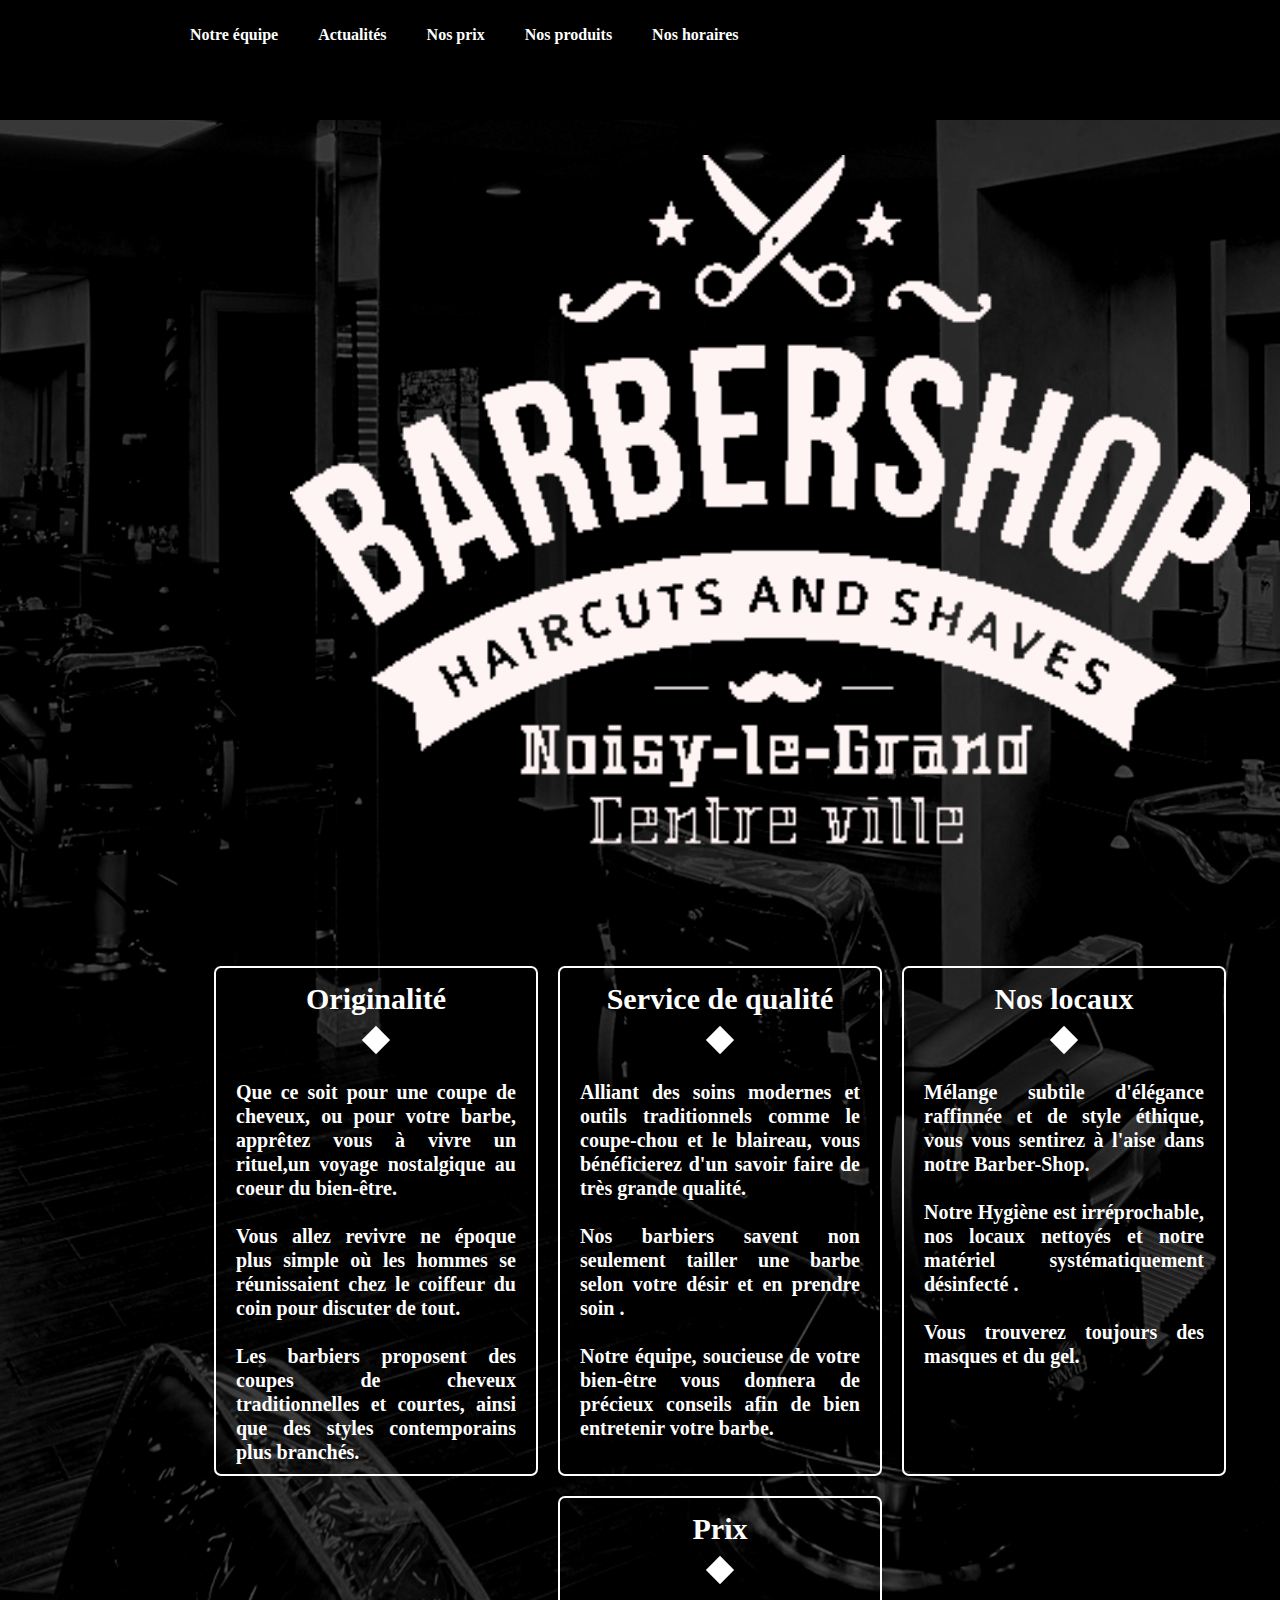
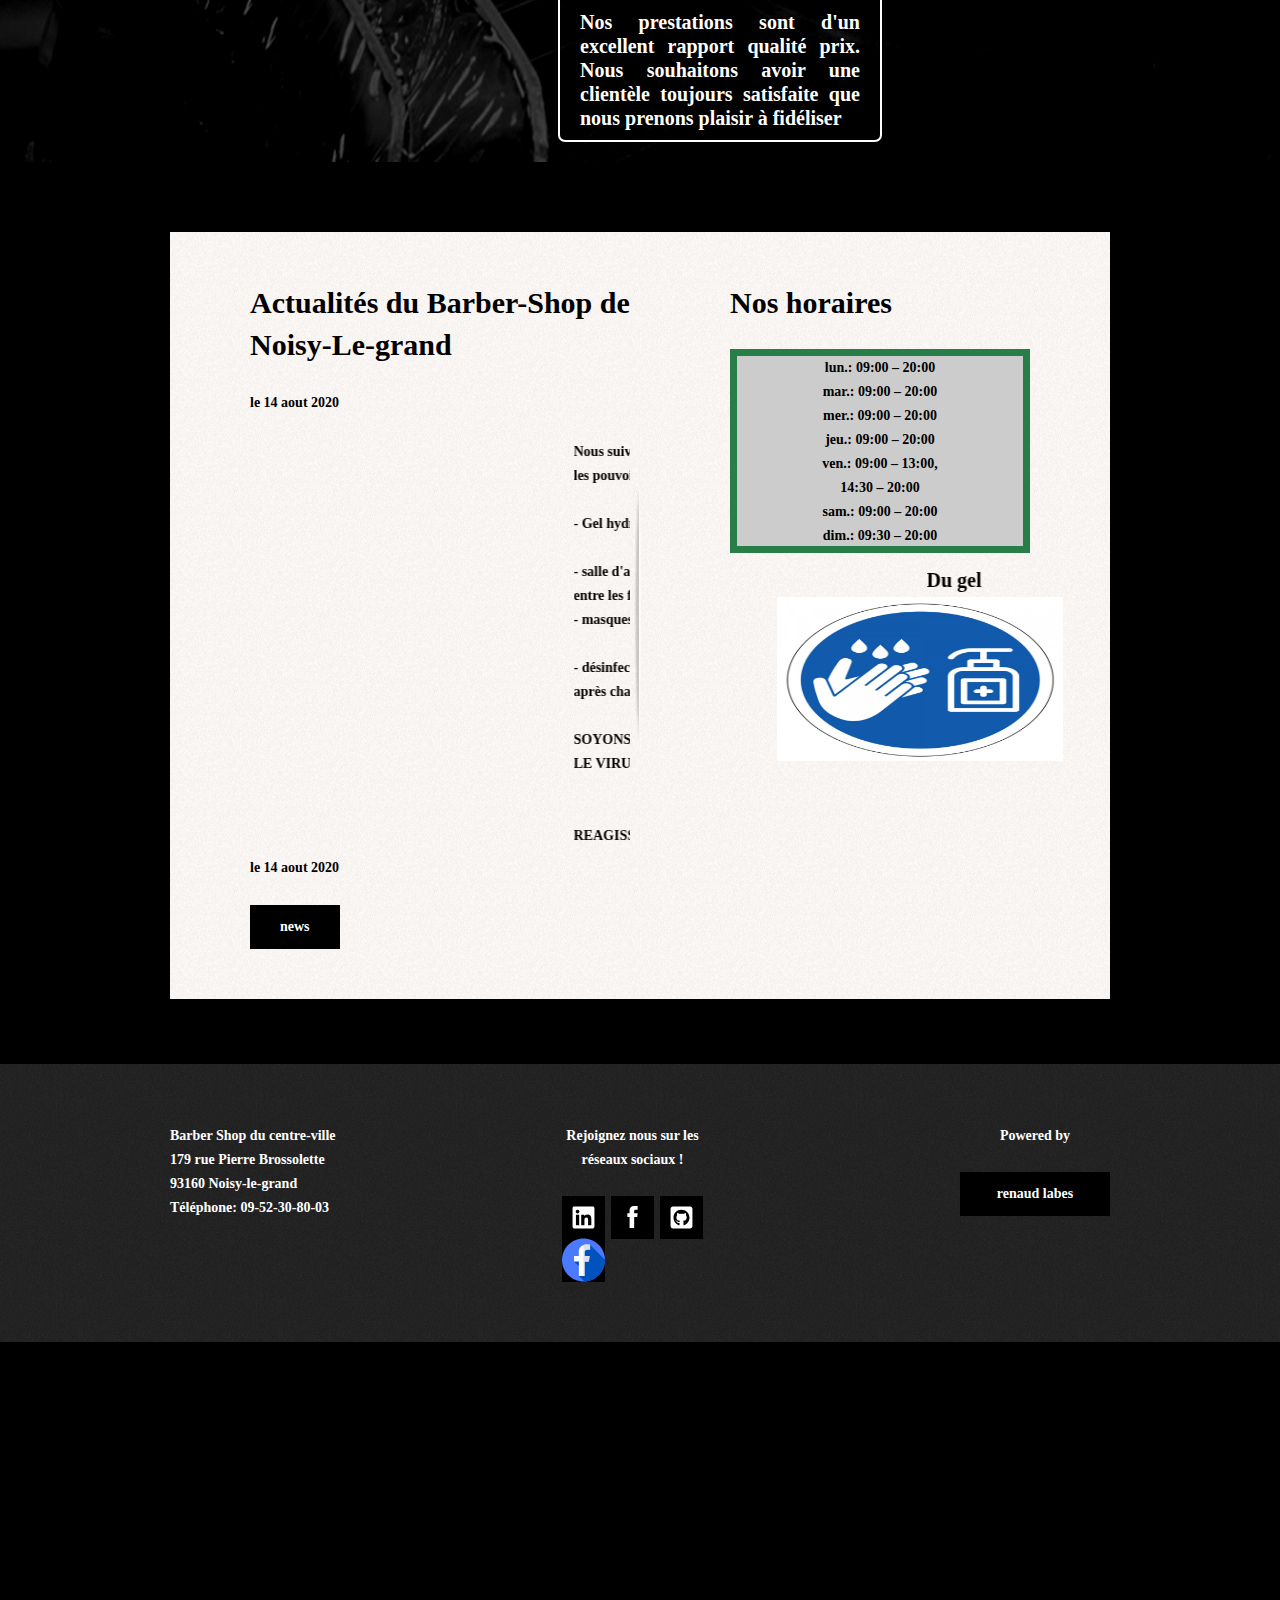
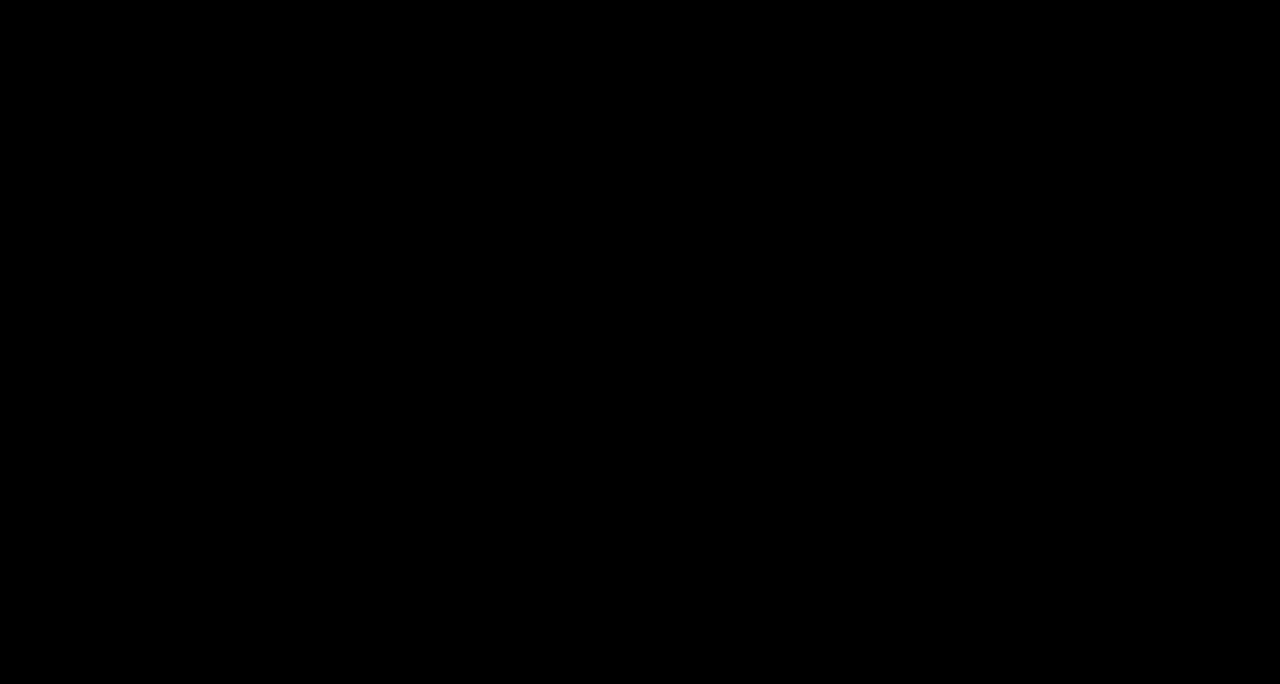
<file: index.html>
<!DOCTYPE html>
<html lang="ru">

<head>
  <meta charset="utf-8" />
  <title>Barbershop de Noisy-le-grand Centre-ville</title>
  <!-- POLICE RUSSKOV <link href="https://fonts.googleapis.com/css?family=PT+Sans+Narrow:400,700&amp;subset=cyrillic" 
		rel="stylesheet">-->

  <!-- Afin d'être plus professionnels nous utilisersons l'anglais dans nos titres-->
  <link href="https://fonts.googleapis.com/css2?family=Caveat:wght@400;700&display=swap" rel="stylesheet">
  <link rel="stylesheet" href="css/normalize.css">
  <link href="css/style.css" rel="stylesheet">
  <link rel="shortcut icon" href="img/favicon.ico" type="image/vnd.microsoft.icon">
  <!--SEO, pour le référencement contenant la description de la page : La description apparaîtra en dessous du titre en bleu lors de vos recherches sur les moteurs de recherche. -->
  <meta name="description" content="Bienvenu au Baber-Shop du centre-centre ville de Noisy-le-grand. Vous trouverez dans notre établissement, des barbiers et des coiffeurs s'appuyant sur un savoir-faire et des compétences solides.Soucieux de votre bien-être, Les barbiers proposent des coupes de cheveux traditionnelles et courtes, ainsi que des styles contemporains plus branchés. " />
</head>

<body>

  <header class="main-header">
    <nav class="main-navigation">
      <a href="index.html" class="main-header-logo">
        <img src="img/index-logo-new.png" width="960" height="360" alt="barber shop Noisy centre-ville">
      </a>
      <div class="main-navigation-wrapper">
        <div class="container">
          <ul class="site-navigation">
            <!--Utilisation des listes à puce et des ancrages ( bulleted list)-->
            <li><a href="OurTeam.html">Notre équipe </a></li>
            <li><a href="#news-point"> Actualités </a></li>
            <li><a href="price.html">Nos prix</a></li>
            <li><a href="catalog.html">Nos produits </a></li>
            <!--  Rajouter avis de nos clients dans les rubriques-->
            <li><a href="#news-point"> Nos horaires </a></li>

            <li><a href="#contacts-point"></a></li>
            <!--Relier à plus bas dans la page , à la section clas-->
          </ul>

        </div>
      </div>
    </nav>
  </header>


  <main class="container">
    <h1 class="visually-hidden">?</h1>

    <section class="features" id="info-point">
      <h2 class="visually-hidden">Presentation </h2>
      <ul class="features-list">
        <li class="feature-item">
          <h3>
            <center>Originalité</center>
          </h3>
          <p>Que ce soit pour une coupe de cheveux, ou pour votre barbe, apprêtez vous à vivre un rituel,un voyage nostalgique au coeur du bien-être.  <br> <br>  Vous allez revivre ne époque plus simple où les hommes se réunissaient chez le coiffeur du coin pour discuter de tout. <br> <br>
             Les barbiers proposent des coupes de cheveux traditionnelles et courtes, ainsi que des styles
            contemporains  plus branchés.

          </p>
        </li>
        <li class="feature-item">
          <h3>
            <center>Service de qualité</center>
          </h3>
          <p>Alliant des soins modernes et outils traditionnels comme le coupe-chou et 
            le blaireau, vous bénéficierez d'un savoir faire de  très grande qualité. <br><br> Nos barbiers savent non seulement tailler une barbe selon votre désir et en prendre soin
            . <br> <br>
            Notre équipe, soucieuse de votre bien-être vous donnera de précieux conseils afin de bien entretenir votre barbe.</p>
        </li>
        <li class="feature-item">
          <h3>
            <center>Nos locaux</center>
          </h3>
          <p>Mélange subtile d'élégance raffinnée et de style éthique, vous vous sentirez à l'aise dans notre
            Barber-Shop.  <br> <br>
            Notre Hygiène est irréprochable, nos locaux nettoyés et notre matériel systématiquement  désinfecté . <br> <br>
            Vous trouverez toujours des masques et du gel. </p>
        </li>
        <li class="feature-item">
          <h3>
            <center>Prix</center>
          </h3>
          <p>Nos prestations sont d'un excellent rapport qualité prix. Nous souhaitons avoir une clientèle toujours
            satisfaite que nous prenons plaisir à fidéliser</p>
        </li>
       
      </ul>
    </section>

    <div class="index-columns">

      <!---Création d'une section  à contenu thématique avec Section
				ici on va créer deux section class-->
      <section class="news" id="news-point">
        <h2>Actualités du Barber-Shop de Noisy-Le-grand</h2>
        <ul class="news-list">
          <li class="news-item">
            <p></p>
            <time datetime="2020-08-14">le 14 aout 2020</time>
          </li>
          <li class="news-item">

            <p>
              <!--balise marquee telle une "breaking news"-->
              <marquee behavior="slide">Nous suivons scrupuleusement le protocole sanitaire définit par <br> les
                pouvoirs publics : <br> <br>
                - Gel hydroalcoolique a votre disposition à l’entrée du salon, <br> <br>
                - salle d'attente de 3 clients max avec plus d'un metre <br> entre les fauteuils <br>
                - masques, gants et visières pour les barbiers et coiffeurs <br> <br>
                - désinfections systématique de notre matériel <br> après chaque passage. <br> <br>
                SOYONS VIGILANT, TOUS, NOUS POUVONS VAINCRE <br> LE VIRUS. <br> <br> <br>
                REAGISSONS ENSEMBLE !<br> </marquee>

            </p>
            <!-- L'élément ci dessous est conçu pour présenter des dates et des heures a
								u sein d'un document. Elles sont écrites dans un format compréhensible par un programme, ce qui peut s'avérer utile pour les agents utilisateur 
								qui offrent des fonctionnalités de gestion de calendrier/agenda-->
            <time datetime="2020-08-14">le 14 aout 2020</time>
            <!--Il a également permet de représenter une période donnée afin de traduire la date ou l'instant dans un format informatique
								(permettant aux moteurs de recherche d'exploiter ces données ou de créer des rappels).-->
          </li>

        </ul>

        <a class="button" href="#"> NEWS</a>
     
      </section>

      <section class="gallery">
        <h2>Nos horaires</h2>
        <div class="gallery-container">
          <figure class="gallery-content">
            <center>
            lun.:	09:00 – 20:00 <br>
            mar.:	09:00 – 20:00 <br>
            mer.:	09:00 – 20:00 <br> 
            jeu.:	09:00 – 20:00 <br>
            ven.:	09:00 – 13:00, <br>
                  14:30 – 20:00 <br>
                  sam.:	09:00 – 20:00 <br>
                  dim.:	09:30 – 20:00
                  </center>
                  <div class="gallery-container">
                    <figure class="hygiene">
                     <marquee behavior="" direction="">Du gel hydroalcoolique est à votre disposition à l'entrée du Barber-shop !</marquee> 
                    <center><img src="img/ServezVous.jpg" alt=""></center>  
                      
         
        </div>
      </section>

    </div>
    <div class="gel">

    </div>


    </div>
  </main>

  <footer class="main-footer">
    <div class="container">

      <p class="footer-contacts">
        Barber Shop du centre-ville<br>
        179 rue Pierre Brossolette <br>
        93160 Noisy-le-grand<br>
        Тéléphone: 09-52-30-80-03
      </p>
      <p>

      </p>
      <div class="footer-social">
        <b>Rejoignez nous sur les réseaux sociaux !</b>
        <ul>

          <li>
            <a class="social-button" href="https://fr.linkedin.com/in/labes-renaud-02ba611"><span
                class="visually-hidden">Linkedin</span>
              <svg xmlns="http://www.w3.org/2000/svg" width="37" height="25" viewBox="0 0 448 512">
                <path
                  d="M416 32H31.9C14.3 32 0 46.5 0 64.3v383.4C0 465.5 14.3 480 31.9 480H416c17.6 0 32-14.5 32-32.3V64.3c0-17.8-14.4-32.3-32-32.3zM135.4 416H69V202.2h66.5V416zm-33.2-243c-21.3 0-38.5-17.3-38.5-38.5S80.9 96 102.2 96c21.2 0 38.5 17.3 38.5 38.5 0 21.3-17.2 38.5-38.5 38.5zm282.1 243h-66.4V312c0-24.8-.5-56.7-34.5-56.7-34.6 0-39.9 27-39.9 54.9V416h-66.4V202.2h63.7v29.2h.9c8.9-16.8 30.6-34.5 62.9-34.5 67.2 0 79.7 44.3 79.7 101.9V416z"
                  fill="#fff"></path>
              </svg>
            </a>
          </li>
          <li>
            <a class="social-button" href="https://www.facebook.com/Anton.Maksymchak"><span
                class="visually-hidden">Facebook</span>
              <svg xmlns="http://www.w3.org/2000/svg" width="19" height="22" viewBox="0 0 10.15 21.74">
                <path
                  d="M3.34 1.12A4.77 4.77 0 0 1 6.53 0h3.61v3.81H7.81a1.07 1.07 0 0 0-1.09.83v2.55h3.42c-.08 1.23-.24 2.45-.41 3.67h-3v10.87H2.21V10.86H0V7.21h2.19V3.66a3.83 3.83 0 0 1 1.15-2.54z"
                  fill="#fff"></path>
              </svg>
            </a>
          </li>
          <li>
            <a class="social-button" href="https://github.com/maksymchak"><span class="visually-hidden">GitHub</span>
              <svg xmlns="http://www.w3.org/2000/svg" width="25" height="25" viewBox="0 0 448 512">
                <path
                  d="M400 32H48C21.5 32 0 53.5 0 80v352c0 26.5 21.5 48 48 48h352c26.5 0 48-21.5 48-48V80c0-26.5-21.5-48-48-48zM277.3 415.7c-8.4 1.5-11.5-3.7-11.5-8 0-5.4.2-33 .2-55.3 0-15.6-5.2-25.5-11.3-30.7 37-4.1 76-9.2 76-73.1 0-18.2-6.5-27.3-17.1-39 1.7-4.3 7.4-22-1.7-45-13.9-4.3-45.7 17.9-45.7 17.9-13.2-3.7-27.5-5.6-41.6-5.6-14.1 0-28.4 1.9-41.6 5.6 0 0-31.8-22.2-45.7-17.9-9.1 22.9-3.5 40.6-1.7 45-10.6 11.7-15.6 20.8-15.6 39 0 63.6 37.3 69 74.3 73.1-4.8 4.3-9.1 11.7-10.6 22.3-9.5 4.3-33.8 11.7-48.3-13.9-9.1-15.8-25.5-17.1-25.5-17.1-16.2-.2-1.1 10.2-1.1 10.2 10.8 5 18.4 24.2 18.4 24.2 9.7 29.7 56.1 19.7 56.1 19.7 0 13.9.2 36.5.2 40.6 0 4.3-3 9.5-11.5 8-66-22.1-112.2-84.9-112.2-158.3 0-91.8 70.2-161.5 162-161.5S388 165.6 388 257.4c.1 73.4-44.7 136.3-110.7 158.3zm-98.1-61.1c-1.9.4-3.7-.4-3.9-1.7-.2-1.5 1.1-2.8 3-3.2 1.9-.2 3.7.6 3.9 1.9.3 1.3-1 2.6-3 3zm-9.5-.9c0 1.3-1.5 2.4-3.5 2.4-2.2.2-3.7-.9-3.7-2.4 0-1.3 1.5-2.4 3.5-2.4 1.9-.2 3.7.9 3.7 2.4zm-13.7-1.1c-.4 1.3-2.4 1.9-4.1 1.3-1.9-.4-3.2-1.9-2.8-3.2.4-1.3 2.4-1.9 4.1-1.5 2 .6 3.3 2.1 2.8 3.4zm-12.3-5.4c-.9 1.1-2.8.9-4.3-.6-1.5-1.3-1.9-3.2-.9-4.1.9-1.1 2.8-.9 4.3.6 1.3 1.3 1.8 3.3.9 4.1zm-9.1-9.1c-.9.6-2.6 0-3.7-1.5s-1.1-3.2 0-3.9c1.1-.9 2.8-.2 3.7 1.3 1.1 1.5 1.1 3.3 0 4.1zm-6.5-9.7c-.9.9-2.4.4-3.5-.6-1.1-1.3-1.3-2.8-.4-3.5.9-.9 2.4-.4 3.5.6 1.1 1.3 1.3 2.8.4 3.5zm-6.7-7.4c-.4.9-1.7 1.1-2.8.4-1.3-.6-1.9-1.7-1.5-2.6.4-.6 1.5-.9 2.8-.4 1.3.7 1.9 1.8 1.5 2.6z"
                  fill="#fff"></path>
              </svg>
            </a>
          </li>
          <li>
            <a class="social-button" href="https://www.facebook.com/"><span class="visually-hidden">Facebook</span>
              <svg height="2048" viewBox="0 0 512 512" width="2048" xmlns="http://www.w3.org/2000/svg">
                <path
                  d="m512 256c0 141.386719-114.613281 256-256 256s-256-114.613281-256-256 114.613281-256 256-256 256 114.613281 256 256zm0 0"
                  fill="#4a7aff" />
                <path
                  d="m267.234375 511.738281c136.171875-5.878906 244.765625-118.121093 244.765625-255.738281 0-.996094-.027344-1.988281-.039062-2.984375l-177.699219-177.703125-190 198.59375 105.566406 105.566406-48.675781 66.183594zm0 0"
                  fill="#0053bf" />
                <path
                  d="m334.261719 75.3125v57.96875s-66.554688-9.660156-66.554688 33.277344v42.9375h60.113281l-7.511718 65.480468h-52.601563v170.679688h-66.554687v-170.679688l-56.894532-1.074218v-64.40625h55.820313v-49.378906s-3.683594-73.457032 68.703125-86.949219c30.058594-5.605469 65.480469 2.144531 65.480469 2.144531zm0 0"
                  fill="#fff" />
                <path
                  d="m334.261719 133.28125v-57.96875s-35.421875-7.75-65.480469-2.144531c-4.695312.875-9.0625 2.007812-13.136719 3.347656v369.140625h12.0625v-170.679688h52.597657l7.515624-65.480468h-60.113281s0 0 0-42.9375 66.554688-33.277344 66.554688-33.277344zm0 0"
                  fill="#dce1eb" />
              </svg>
            </a>
          </li>
        </ul>
      </div>
      <p class="footer-copyright">
        <b>Powered by </b>
        <a class="button" href="https://www.linkedin.com/in/anton-maksymchak">Renaud LABES </a>
      </p>
    </div>
  </footer>


  <script src="js/popup.js"></script>

</body>

</html>
</file>
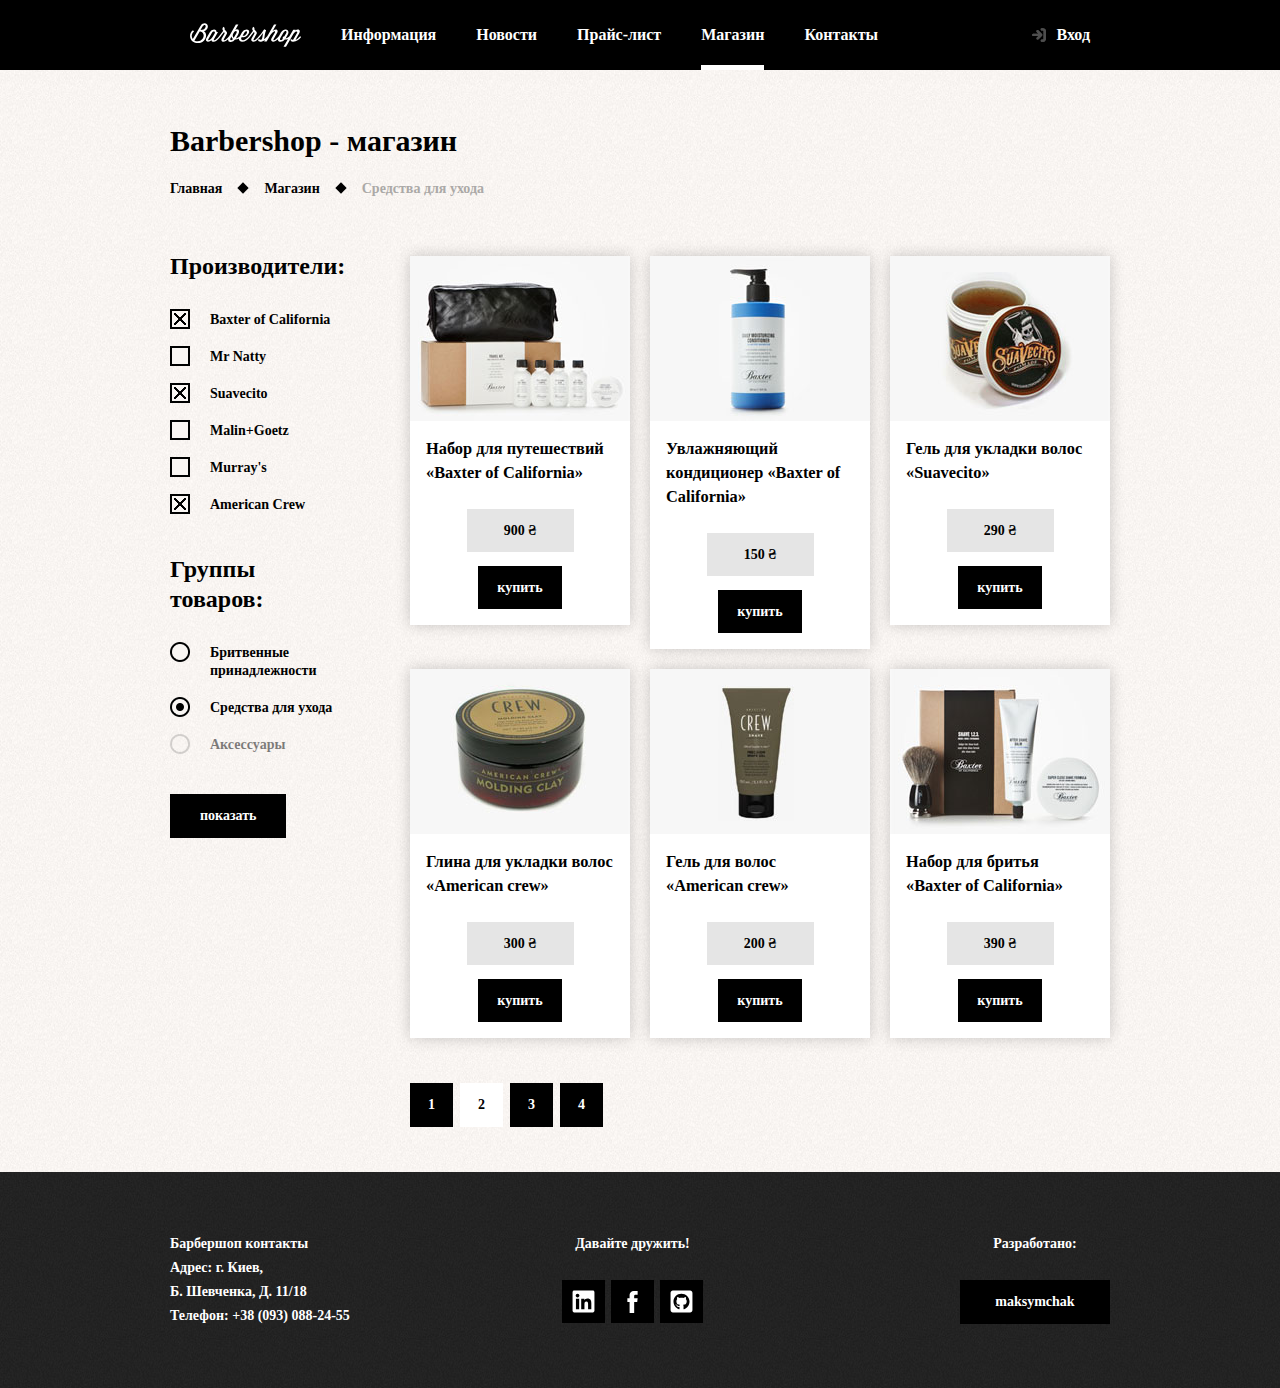
<file: catalog.html>
<!DOCTYPE html>
<html lang="ru">
	<head>
		<meta charset="utf-8">
		<title>Barbershop | catalog</title>
		<link href="https://fonts.googleapis.com/css?family=PT+Sans+Narrow:400,700&amp;subset=cyrillic" 
		rel="stylesheet">
		<link rel="stylesheet" href="css/normalize.css">	
		<link href="css/style.css" rel="stylesheet">	
		<link rel="shortcut icon" href="img/favicon.ico" type="image/vnd.microsoft.icon">
	</head>
	<body class="inner-page">

		<header class="main-header">
			<nav class="main-navigation container">
				<a class="main-header-logo" href="index.html">
					<img src="img/logo.svg" width="111" height="24" 
					alt="Логотип барбершопа">
				</a>	
				<ul class="site-navigation">
					<li><a href="index.html#info-point">Информация</a></li>
					<li><a href="index.html#news-point">Новости</a></li>
					<li><a href="price.html">Прайс-лист</a></li>
					<li class="site-navigation-current"><a href="catalog.html">Магазин</a></li>
					<li><a href="index.html#contacts-point">Контакты</a></li>
				</ul>
				<ul class="user-navigation">
					<li>
						<a class="login-link" href="login.html">Вход</a>
					</li>
				</ul>
			</nav>
		</header>		

		<main class="container">

			<h1 class="page-title">Barbershop - магазин</h1>
			<ul class="breadcrumbs">
				<li><a href="index.html">Главная</a></li>
				<li><a href="catalog.html">Магазин</a></li>
				<li class="breadcrumbs-current">Средства для ухода</li>
			</ul>

			<div class="catalog-columns">

				<section class="filters">
					<h2 class="visually-hidden">Фильтр товаров</h2>
					<form class="filter" method="get" action="htttps://echo.htmlacademy.ru">

						<fieldset>
							<legend>Производители:</legend>
							<ul>
								<li class="filter-option">
									<input class="visually-hidden filter-input filter-input-checkbox" type="checkbox" name="baxter-of-california" id="filter-baxter-of-california" checked>
									<label for="filter-baxter-of-california">Baxter of California</label>
								</li>
								<li class="filter-option">
									<input class="visually-hidden filter-input filter-input-checkbox" type="checkbox" name="mr-natty" id="filter-mr-natty">
									<label for="filter-mr-natty">Mr Natty</label>
								</li>
								<li class="filter-option">
									<input class="visually-hidden filter-input filter-input-checkbox" type="checkbox" name="suavecito" id="filter-suavecito" checked> 
									<label for="filter-suavecito">Suavecito</label>
								</li>
								<li class="filter-option">
									<input class="visually-hidden filter-input filter-input-checkbox" type="checkbox" name="malin-goetz" id="filter-malin-goetz">
									<label for="filter-malin-goetz">Malin+Goetz</label>
								</li>
								<li class="filter-option">
									<input class="visually-hidden filter-input filter-input-checkbox" type="checkbox" name="murrays" id="filter-murrays">
									<label for="filter-murrays">Murray's</label>
								</li>
								<li class="filter-option">
									<input class="visually-hidden filter-input filter-input-checkbox" type="checkbox" name="american-crew" id="filter-american-crew" checked> 
									<label for="filter-american-crew">American Crew</label>
								</li>
							</ul>
						</fieldset>

						<fieldset>
							<legend class="categories-title">Группы товаров:</legend>
							<ul>
								<li class="filter-option">
									<input class="visually-hidden filter-input filter-input-radio" type="radio" name="product-group" value="shaving" id="filter-shave">
									<label for="filter-shave">Бритвенные принадлежности</label>
								</li>
								<li class="filter-option">
									<input class="visually-hidden filter-input filter-input-radio" type="radio" name="product-group" value="hair-care" id="filter-care" checked>
									<label for="filter-care">Средства для ухода</label>
								</li>
								<li class="filter-option">
									<input class="visually-hidden filter-input filter-input-radio" type="radio" name="product-group" value="accessories" id="filter-accessories" disabled>
									<label for="filter-accessories">Аксессуары</label>
								</li>
							</ul>
						</fieldset>
						
						<button class="filter-button button" type="submit">Показать</button>	
					</form>
				</section>

				<section class="catalog">
          <div class="items">
          	
            <figure class="item-card">
              <a href="item.html"><div class="img-wrapper"><img src="img/product-1.jpg" height="165" width="220" alt="Набор для путешествий"></div></a>
              <div class="item-card-description">
              	<a href="item.html">
									<h3>
										<span class="catalog-category">Набор для путешествий</span>
										<span class="catalog-item-title">«Baxter of California»</span>
									</h3>	
								</a>
                <div class="price">
                  <p class="price-text">900 ₴</p>
                  <a class="price-btn" href="#">купить</a>
                </div>
              </div>
            </figure>

            <figure class="item-card">
              <a href="#"><div class="img-wrapper"><img src="img/product-2.jpg" alt="Увлажняющий кондиционер"></div></a>
              <div class="item-card-description">
              	<a href="#">
									<h3>
										<span class="catalog-category">Увлажняющий кондиционер</span>
										<span class="catalog-item-title">«Baxter of California»</span>
									</h3>
								</a>
                <div class="price">
                  <p class="price-text">150 ₴</p>
                  <a class="price-btn" href="#">купить</a>
                </div>
              </div>
            </figure>

            <figure class="item-card">
              <a href="#"><div class="img-wrapper"><img src="img/product-3.jpg" alt="Гель для волос"></div></a>
              <div class="item-card-description">
              	<a href="#">
									<h3>
										<span class="catalog-category">Гель для укладки волос</span>              
										<span class="catalog-item-title">«Suavecito»</span>
									</h3>
								</a>
                <div class="price">
                  <p class="price-text">290 ₴</p>
                  <a class="price-btn" href="#">купить</a>
                </div>
              </div>
            </figure>

            <figure class="item-card">
              <a href="#"><div class="img-wrapper"><img src="img/product-4.jpg" alt="Глина для укладки волос"></div></a>
              <div class="item-card-description">
              	<a href="#">
									<h3>
										<span class="catalog-category">Глина для укладки волос</span>
										<span class="catalog-item-title">«American crew»</span>
									</h3>
								</a>
                <div class="price">
                  <p class="price-text">300 ₴</p>
                  <a class="price-btn" href="#">купить</a>
                </div>
              </div>
            </figure>

            <figure class="item-card">
              <a href="#"><div class="img-wrapper"><img src="img/product-5.jpg" alt="Гель для волос"></div></a>
              <div class="item-card-description">
              	<a href="#">
									<h3>
										<span class="catalog-category">Гель для волос</span>
										<span class="catalog-item-title">«American crew»</span>
									</h3>
								</a>	
                <div class="price">
                  <p class="price-text">200 ₴</p>
                  <a class="price-btn" href="#">купить</a>
                </div>
              </div>
            </figure>

            <figure class="item-card">
              <a href="#"><div class="img-wrapper"><img src="img/product-6.jpg" alt="Набор для бритья"></div></a>
              <div class="item-card-description">
              	<a href="#">
									<h3>
										<span class="catalog-category">Набор для бритья</span>
										<span class="catalog-item-title">«Baxter of California»</span>
									</h3>
								</a>
                <div class="price">
                  <p class="price-text">390 ₴</p>
                  <a class="price-btn" href="#">купить</a>
                </div>
              </div>
            </figure>

          </div>

					<ul class="pagination-list">
						<li class="pagination-item"><a href="#">1</a></li>
						<li class="pagination-item pagination-item-current"><a>2</a></li>
						<li class="pagination-item"><a href="#">3</a></li>
						<li class="pagination-item"><a href="#">4</a></li>
					</ul>										
				</section>
			</div>	
		</main>
		
		<footer class="main-footer">
			<div class="container">

				<p class="footer-contacts">
					Барбершоп контакты<br>
					Адрес: г. Киев,<br> 
					Б. Шевченка, Д. 11/18<br>
					Телефон: +38 (093) 088-24-55
				</p>
				<div class="footer-social">
					<b>Давайте дружить!</b>
					<ul>
						<li>
							<a class="social-button" href="https://www.linkedin.com/in/anton-maksymchak"><span class="visually-hidden">Linkedin</span>
								<svg xmlns="http://www.w3.org/2000/svg" width="37" height="25" viewBox="0 0 448 512">
									<path d="M416 32H31.9C14.3 32 0 46.5 0 64.3v383.4C0 465.5 14.3 480 31.9 480H416c17.6 0 32-14.5 32-32.3V64.3c0-17.8-14.4-32.3-32-32.3zM135.4 416H69V202.2h66.5V416zm-33.2-243c-21.3 0-38.5-17.3-38.5-38.5S80.9 96 102.2 96c21.2 0 38.5 17.3 38.5 38.5 0 21.3-17.2 38.5-38.5 38.5zm282.1 243h-66.4V312c0-24.8-.5-56.7-34.5-56.7-34.6 0-39.9 27-39.9 54.9V416h-66.4V202.2h63.7v29.2h.9c8.9-16.8 30.6-34.5 62.9-34.5 67.2 0 79.7 44.3 79.7 101.9V416z" fill="#fff"></path>
								</svg>
							</a>
						</li>
						<li>
							<a class="social-button" href="https://www.facebook.com/Anton.Maksymchak"><span class="visually-hidden">Facebook</span>
								<svg xmlns="http://www.w3.org/2000/svg" width="19" height="22" viewBox="0 0 10.15 21.74">
									<path d="M3.34 1.12A4.77 4.77 0 0 1 6.53 0h3.61v3.81H7.81a1.07 1.07 0 0 0-1.09.83v2.55h3.42c-.08 1.23-.24 2.45-.41 3.67h-3v10.87H2.21V10.86H0V7.21h2.19V3.66a3.83 3.83 0 0 1 1.15-2.54z" fill="#fff"></path>	
								</svg>
							</a>
						</li>
						<li>
							<a class="social-button" href="https://github.com/maksymchak"><span class="visually-hidden">GitHub</span>
								<svg xmlns="http://www.w3.org/2000/svg" width="25" height="25" viewBox="0 0 448 512">
									<path d="M400 32H48C21.5 32 0 53.5 0 80v352c0 26.5 21.5 48 48 48h352c26.5 0 48-21.5 48-48V80c0-26.5-21.5-48-48-48zM277.3 415.7c-8.4 1.5-11.5-3.7-11.5-8 0-5.4.2-33 .2-55.3 0-15.6-5.2-25.5-11.3-30.7 37-4.1 76-9.2 76-73.1 0-18.2-6.5-27.3-17.1-39 1.7-4.3 7.4-22-1.7-45-13.9-4.3-45.7 17.9-45.7 17.9-13.2-3.7-27.5-5.6-41.6-5.6-14.1 0-28.4 1.9-41.6 5.6 0 0-31.8-22.2-45.7-17.9-9.1 22.9-3.5 40.6-1.7 45-10.6 11.7-15.6 20.8-15.6 39 0 63.6 37.3 69 74.3 73.1-4.8 4.3-9.1 11.7-10.6 22.3-9.5 4.3-33.8 11.7-48.3-13.9-9.1-15.8-25.5-17.1-25.5-17.1-16.2-.2-1.1 10.2-1.1 10.2 10.8 5 18.4 24.2 18.4 24.2 9.7 29.7 56.1 19.7 56.1 19.7 0 13.9.2 36.5.2 40.6 0 4.3-3 9.5-11.5 8-66-22.1-112.2-84.9-112.2-158.3 0-91.8 70.2-161.5 162-161.5S388 165.6 388 257.4c.1 73.4-44.7 136.3-110.7 158.3zm-98.1-61.1c-1.9.4-3.7-.4-3.9-1.7-.2-1.5 1.1-2.8 3-3.2 1.9-.2 3.7.6 3.9 1.9.3 1.3-1 2.6-3 3zm-9.5-.9c0 1.3-1.5 2.4-3.5 2.4-2.2.2-3.7-.9-3.7-2.4 0-1.3 1.5-2.4 3.5-2.4 1.9-.2 3.7.9 3.7 2.4zm-13.7-1.1c-.4 1.3-2.4 1.9-4.1 1.3-1.9-.4-3.2-1.9-2.8-3.2.4-1.3 2.4-1.9 4.1-1.5 2 .6 3.3 2.1 2.8 3.4zm-12.3-5.4c-.9 1.1-2.8.9-4.3-.6-1.5-1.3-1.9-3.2-.9-4.1.9-1.1 2.8-.9 4.3.6 1.3 1.3 1.8 3.3.9 4.1zm-9.1-9.1c-.9.6-2.6 0-3.7-1.5s-1.1-3.2 0-3.9c1.1-.9 2.8-.2 3.7 1.3 1.1 1.5 1.1 3.3 0 4.1zm-6.5-9.7c-.9.9-2.4.4-3.5-.6-1.1-1.3-1.3-2.8-.4-3.5.9-.9 2.4-.4 3.5.6 1.1 1.3 1.3 2.8.4 3.5zm-6.7-7.4c-.4.9-1.7 1.1-2.8.4-1.3-.6-1.9-1.7-1.5-2.6.4-.6 1.5-.9 2.8-.4 1.3.7 1.9 1.8 1.5 2.6z" fill="#fff"></path>
								</svg>
							</a>
						</li>
					</ul>
				</div>
				<p class="footer-copyright">
					<b>Разработано:</b>
					<a class="button" href="https://www.linkedin.com/in/anton-maksymchak">Maksymchak</a>
				</p>

			</div>
		</footer>

			<section class="modal modal-login">
				<h2>Личный кабинет</h2>
				<p class="modal-description">Введите пожалуйста свой логин и пароль</p>
				<form class="login-form" action="https://echo.htmlacademy.ru" method="post">
					<p>
						<label class="visually-hidden" for="user-login">Логин</label>
						<input class="login-icon-user" id="user-login" type="text" name="login" placeholder="Логин">
					</p>
					<p>
						<label class="visually-hidden" for="user-password">Пароль</label>
						<input class="login-icon-password" id="user-password" type="password" name="password" placeholder="Пароль">
					</p>
					<p class="login-help">
						<label class="login-checkbox">
							<input type="checkbox" name="remember" class="visually-hidden">
							<span class="checkbox-indicator"></span>
							Запомните меня							
						</label>
						<a class="restore" href="#">Я забыл пароль!</a>
					</p>
					<button class="button" type="submit">Войти</button>
				</form>
				<button class="modal-close" type="button">Закрыть</button>
			</section>

		<script src="js/popup.js"></script>

	</body>
</html>
</file>
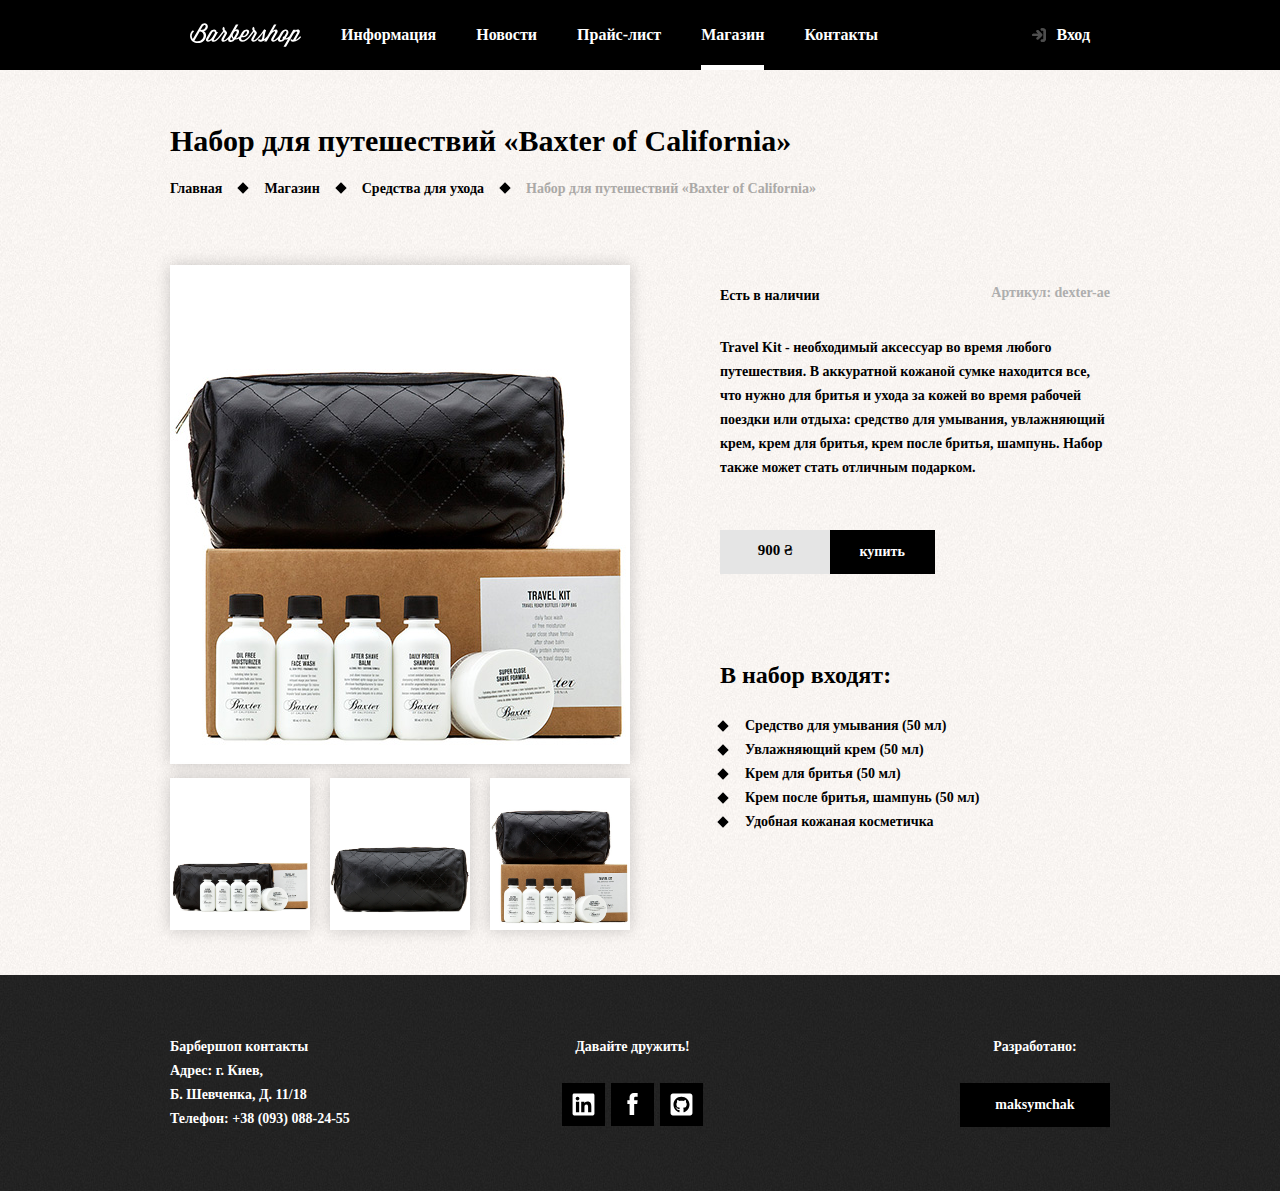
<file: item.html>
<!DOCTYPE html>
<html lang="ru">
	<head>
		<meta charset="utf-8">
		<title>Набор для путешествий "Baxter of California"</title>
		<link href="https://fonts.googleapis.com/css?family=PT+Sans+Narrow:400,700&amp;subset=cyrillic" 
		rel="stylesheet">
		<link rel="stylesheet" href="css/normalize.css">	
		<link href="css/style.css" rel="stylesheet">	
		<link rel="shortcut icon" href="img/favicon.ico" type="image/vnd.microsoft.icon">
	</head>

	<body class="inner-page">

		<header class="main-header">
			<nav class="main-navigation container">
				<a class="main-header-logo" href="index.html">
					<img src="img/logo.svg" width="111" height="24" alt="Логотип барбершопа">
				</a>
					<ul class="site-navigation">
					<li><a href="index.html#info-point">Информация</a></li>
					<li><a href="index.html#news-point">Новости</a></li>
					<li><a href="price.html">Прайс-лист</a></li>
					<li class="site-navigation-current"><a href="catalog.html">Магазин</a></li>
					<li><a href="index.html#contacts-point">Контакты</a></li>
				</ul>
				<ul class="user-navigation">
					<li><a class="login-link" href="login.html">Вход</a></li>
				</ul>
			</nav>
		</header>

		<main class="container">

			<h1 class="page-title">Набор для путешествий «Baxter of California»</h1>
			<ul class="breadcrumbs">
				<li><a href="index.html">Главная</a></li>
				<li><a href="catalog.html">Магазин</a></li>
				<li><a href="#">Средства для ухода</a></li>
				<li class="breadcrumbs-current">Набор для путешествий «Baxter of California»</li>
			</ul>

			<div class="catalog-columns">
				
				<section class="product-photos">
					<h2 class="visually-hidden">Изображения товара</h2>
					<p class="product-photo-full">
						<img src="img/product-big.jpg" width="460" height="498" alt="Фото всего набора">
					</p>
					<ul class="product-photo-preview">
						<li><img src="img/product-small-1.jpg" width="140" height="149" alt="Фото в анфас"></li>
						<li><img src="img/product-small-2.jpg" width="140" height="149" alt="Фото в профиль"></li>
						<li><img src="img/product-small-3.jpg" width="140" height="149" alt="Фото отдельной части"></li>
					</ul>
				</section>
				
				<section class="product-info">
					<h2 class="visually-hidden">Описание товара</h2>
					<p class="product-availability">Есть в наличии</p>
					<p class="product-article">Артикул: dexter-ae</p>
					<p class="product-text">Travel Kit - необходимый 
						аксессуар во время любого путешествия. В аккуратной
						кожаной сумке находится все, что нужно для бритья и
						ухода за кожей во время рабочей поездки или отдыха:
						средство для умывания, увлажняющий крем, крем для
						бритья, крем после бритья, шампунь. Набор также может
						стать отличным подарком.</p>
					<p class="product-price">
						<b>900 ₴</b>
						<a class="button" href="#">Купить</a>
					</p>
					<h3>В набор входят:</h3>
					<ul>
						<li>Средство для умывания (50 мл)</li>
						<li>Увлажняющий крем (50 мл)</li>
						<li>Крем для бритья (50 мл)</li>
						<li>Крем после бритья, шампунь (50 мл)</li>
						<li>Удобная кожаная косметичка</li>
					</ul>
				</section>

			</div>

		</main>

		<footer class="main-footer">
			<div class="container">

				<p class="footer-contacts">
					Барбершоп контакты<br>
					Адрес: г. Киев,<br> 
					Б. Шевченка, Д. 11/18<br>
					Телефон: +38 (093) 088-24-55
				</p>
				<div class="footer-social">
					<b>Давайте дружить!</b>
					<ul>
						<li>
							<a class="social-button" href="https://www.linkedin.com/in/anton-maksymchak"><span class="visually-hidden">Linkedin</span>
								<svg xmlns="http://www.w3.org/2000/svg" width="37" height="25" viewBox="0 0 448 512">
									<path d="M416 32H31.9C14.3 32 0 46.5 0 64.3v383.4C0 465.5 14.3 480 31.9 480H416c17.6 0 32-14.5 32-32.3V64.3c0-17.8-14.4-32.3-32-32.3zM135.4 416H69V202.2h66.5V416zm-33.2-243c-21.3 0-38.5-17.3-38.5-38.5S80.9 96 102.2 96c21.2 0 38.5 17.3 38.5 38.5 0 21.3-17.2 38.5-38.5 38.5zm282.1 243h-66.4V312c0-24.8-.5-56.7-34.5-56.7-34.6 0-39.9 27-39.9 54.9V416h-66.4V202.2h63.7v29.2h.9c8.9-16.8 30.6-34.5 62.9-34.5 67.2 0 79.7 44.3 79.7 101.9V416z" fill="#fff"></path>
								</svg>
							</a>
						</li>
						<li>
							<a class="social-button" href="https://www.facebook.com/Anton.Maksymchak"><span class="visually-hidden">Facebook</span>
								<svg xmlns="http://www.w3.org/2000/svg" width="19" height="22" viewBox="0 0 10.15 21.74">
									<path d="M3.34 1.12A4.77 4.77 0 0 1 6.53 0h3.61v3.81H7.81a1.07 1.07 0 0 0-1.09.83v2.55h3.42c-.08 1.23-.24 2.45-.41 3.67h-3v10.87H2.21V10.86H0V7.21h2.19V3.66a3.83 3.83 0 0 1 1.15-2.54z" fill="#fff"></path>	
								</svg>
							</a>
						</li>
						<li>
							<a class="social-button" href="https://github.com/maksymchak"><span class="visually-hidden">GitHub</span>
								<svg xmlns="http://www.w3.org/2000/svg" width="25" height="25" viewBox="0 0 448 512">
									<path d="M400 32H48C21.5 32 0 53.5 0 80v352c0 26.5 21.5 48 48 48h352c26.5 0 48-21.5 48-48V80c0-26.5-21.5-48-48-48zM277.3 415.7c-8.4 1.5-11.5-3.7-11.5-8 0-5.4.2-33 .2-55.3 0-15.6-5.2-25.5-11.3-30.7 37-4.1 76-9.2 76-73.1 0-18.2-6.5-27.3-17.1-39 1.7-4.3 7.4-22-1.7-45-13.9-4.3-45.7 17.9-45.7 17.9-13.2-3.7-27.5-5.6-41.6-5.6-14.1 0-28.4 1.9-41.6 5.6 0 0-31.8-22.2-45.7-17.9-9.1 22.9-3.5 40.6-1.7 45-10.6 11.7-15.6 20.8-15.6 39 0 63.6 37.3 69 74.3 73.1-4.8 4.3-9.1 11.7-10.6 22.3-9.5 4.3-33.8 11.7-48.3-13.9-9.1-15.8-25.5-17.1-25.5-17.1-16.2-.2-1.1 10.2-1.1 10.2 10.8 5 18.4 24.2 18.4 24.2 9.7 29.7 56.1 19.7 56.1 19.7 0 13.9.2 36.5.2 40.6 0 4.3-3 9.5-11.5 8-66-22.1-112.2-84.9-112.2-158.3 0-91.8 70.2-161.5 162-161.5S388 165.6 388 257.4c.1 73.4-44.7 136.3-110.7 158.3zm-98.1-61.1c-1.9.4-3.7-.4-3.9-1.7-.2-1.5 1.1-2.8 3-3.2 1.9-.2 3.7.6 3.9 1.9.3 1.3-1 2.6-3 3zm-9.5-.9c0 1.3-1.5 2.4-3.5 2.4-2.2.2-3.7-.9-3.7-2.4 0-1.3 1.5-2.4 3.5-2.4 1.9-.2 3.7.9 3.7 2.4zm-13.7-1.1c-.4 1.3-2.4 1.9-4.1 1.3-1.9-.4-3.2-1.9-2.8-3.2.4-1.3 2.4-1.9 4.1-1.5 2 .6 3.3 2.1 2.8 3.4zm-12.3-5.4c-.9 1.1-2.8.9-4.3-.6-1.5-1.3-1.9-3.2-.9-4.1.9-1.1 2.8-.9 4.3.6 1.3 1.3 1.8 3.3.9 4.1zm-9.1-9.1c-.9.6-2.6 0-3.7-1.5s-1.1-3.2 0-3.9c1.1-.9 2.8-.2 3.7 1.3 1.1 1.5 1.1 3.3 0 4.1zm-6.5-9.7c-.9.9-2.4.4-3.5-.6-1.1-1.3-1.3-2.8-.4-3.5.9-.9 2.4-.4 3.5.6 1.1 1.3 1.3 2.8.4 3.5zm-6.7-7.4c-.4.9-1.7 1.1-2.8.4-1.3-.6-1.9-1.7-1.5-2.6.4-.6 1.5-.9 2.8-.4 1.3.7 1.9 1.8 1.5 2.6z" fill="#fff"></path>
								</svg>
							</a>
						</li>
					</ul>
				</div>
				<p class="footer-copyright">
					<b>Разработано:</b>
					<a class="button" href="https://www.linkedin.com/in/anton-maksymchak">Maksymchak</a>
				</p>

			</div>
		</footer>

		<section class="modal modal-login">
			<h2>Личный кабинет</h2>
			<p class="modal-description">Введите пожалуйста свой логин и пароль</p>
			<!--Séparation du back end et front end-->
			<form class="login-form" action="https://echo.htmlacademy.ru" method="post">
				<p>
					<label class="visually-hidden" for="user-login">Логин</label>
					<input class="login-icon-user" id="user-login" type="text" name="login" placeholder="Логин">
				</p>
				<p>
					<label class="visually-hidden" for="user-password">Пароль</label>
					<input class="login-icon-password" id="user-password" type="password" name="password" placeholder="Пароль">
				</p>
				<p class="login-help">
					<label class="login-checkbox">
						<input type="checkbox" name="remember" class="visually-hidden">
						<span class="checkbox-indicator"></span>
						Запомните меня							
					</label>
					<a class="restore" href="#">Я забыл пароль!</a>
				</p>
				<button class="button" type="submit">Войти</button>
			</form>
			<button class="modal-close" type="button">Закрыть</button>
		</section>

		<script src="js/popup.js"></script>		

	</body>
</html>
</file>
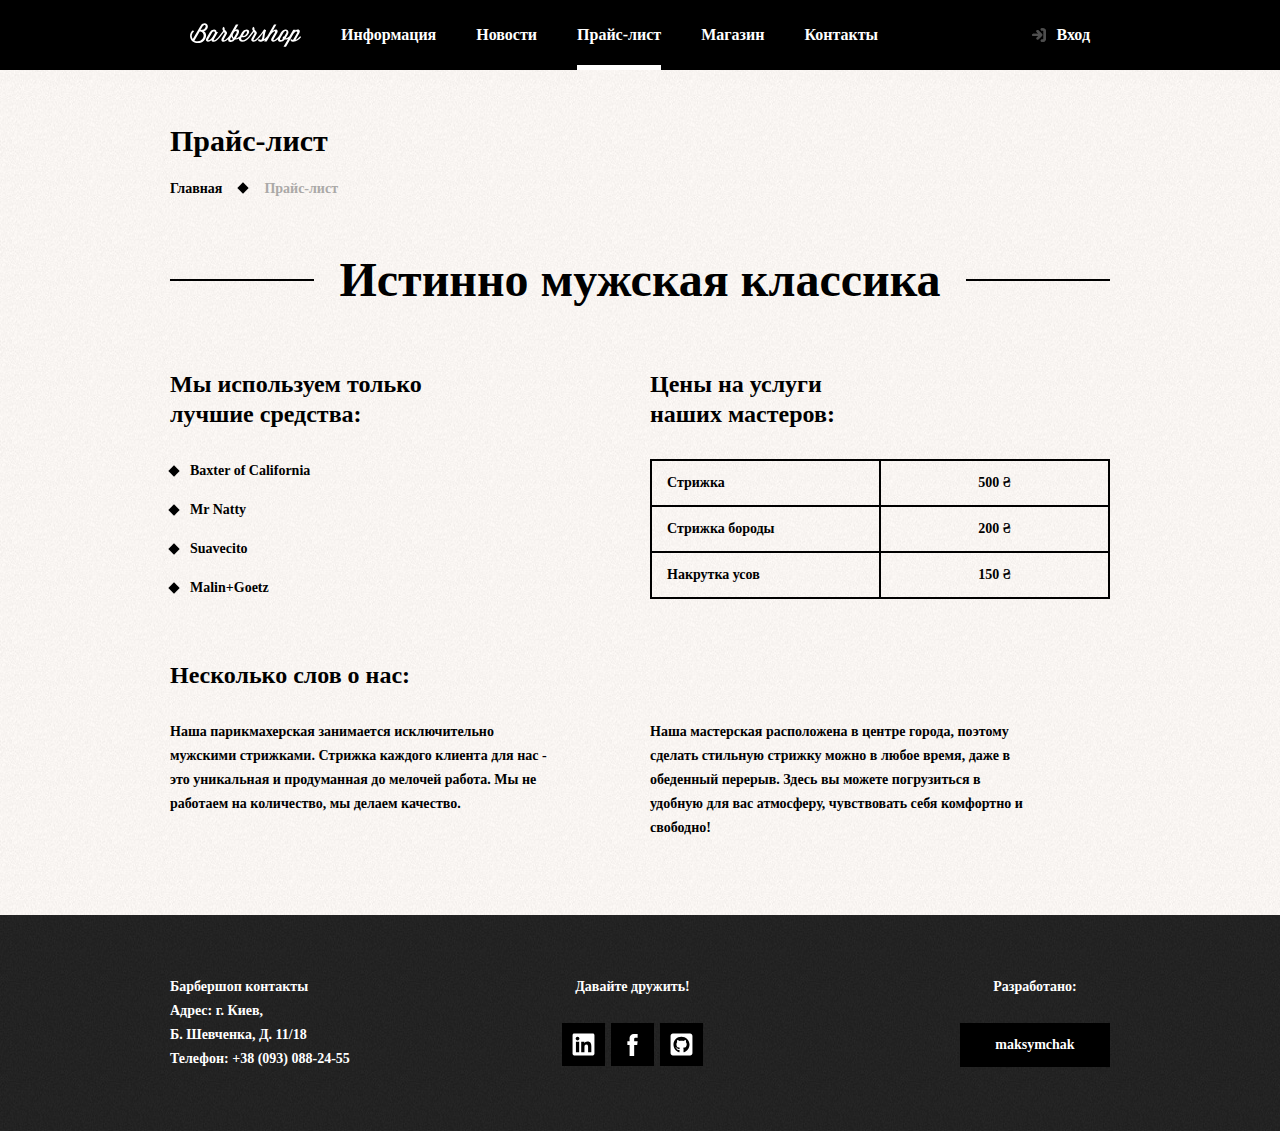
<file: price.html>
<!DOCTYPE html>
<html lang="ru">
	<head>
		<meta charset="utf-8">
		<title>Barbershop | price</title>
		<link href="https://fonts.googleapis.com/css?family=PT+Sans+Narrow:400,700&amp;subset=cyrillic" 
		rel="stylesheet">
		<link href="css/normalize.css" rel="stylesheet" >	
		<link href="css/style.css" rel="stylesheet">	
		<link rel="shortcut icon" href="img/favicon.ico" type="image/vnd.microsoft.icon">
	</head>
	<body class="inner-page">

		<header class="main-header">
			<nav class="main-navigation container">
				<a class="main-header-logo" href="index.html">
					<img src="img/logo.svg" width="111" height="24" 
					alt="Логотип барбершопа">
				</a>
				<ul class="site-navigation">
					<li><a href="index.html#info-point">Информация</a></li>
					<li><a href="index.html#news-point">Новости</a></li>
					<li class="site-navigation-current"><a>Прайс-лист</a></li>
					<li><a href="catalog.html">Магазин</a></li>
					<li><a href="index.html#contacts-point">Контакты</a></li>
				</ul>
				<ul class="user-navigation">
					<li>
						<a class="login-link" href="login.html">Вход</a>
					</li>
				</ul>
			</nav>
		</header>

		<main class="container">

			<div class="inner-page-container">
				<h1 class="page-title">Прайс-лист</h1>
				<ul class="breadcrumbs">
					<li><a href="index.html">Главная</a></li>
					<li class="breadcrumbs-current">Прайс-лист</li>
				</ul>
			</div>

			<section class="inner-content">
				<h2 class="big-heading">Истинно мужская классика</h2>
				<div class="inner-columns">
					<div class="inner-column-left">
						<h2>Мы используем только<br>лучшие средства:</h2>
						<ul class="custom-list-1">
							<li>Baxter of California</li>
							<li>Mr Natty</li>
							<li>Suavecito</li>
							<li>Malin+Goetz</li>
						</ul>
					</div>
					<div class="inner-column-right">
						<h2>Цены на услуги<br>наших мастеров:</h2>
						<table class="custom-table-1">
							<tr>
								<td>Стрижка</td>
								<td>500 ₴</td>
							</tr>
							<tr>
								<td>Стрижка бороды</td>
								<td>200 ₴</td>
							</tr>
							<tr>
								<td>Накрутка усов</td>
								<td>150 ₴</td>
							</tr>
						</table>
					</div>
				</div>
				<div class="inner-columns">
					<h2>Несколько слов о нас:</h2>
					<div class="inner-column-left">
						<p class="short-text">Наша парикмахерская занимается исключительно мужскими стрижками. Стрижка каждого клиента для нас - это уникальная и продуманная до мелочей работа. Мы не работаем на количество, мы делаем качество.</p>
					</div>
					<div class="inner-column-right">
						<p class="short-text">Наша мастерская расположена в центре города, поэтому сделать стильную стрижку можно в любое время, даже в обеденный перерыв. Здесь вы можете погрузиться в удобную для вас атмосферу, чувствовать себя комфортно и свободно!</p>
					</div>
				</div>
			</section>

		</main>
		
		<footer class="main-footer">
			<div class="container">

				<p class="footer-contacts">
					Барбершоп контакты<br>
					Адрес: г. Киев,<br> 
					Б. Шевченка, Д. 11/18<br>
					Телефон: +38 (093) 088-24-55
				</p>
				<div class="footer-social">
					<b>Давайте дружить!</b>
					<ul>
						<li>
							<a class="social-button" href="https://www.linkedin.com/in/anton-maksymchak"><span class="visually-hidden">Linkedin</span>
								<svg xmlns="http://www.w3.org/2000/svg" width="37" height="25" viewBox="0 0 448 512">
									<path d="M416 32H31.9C14.3 32 0 46.5 0 64.3v383.4C0 465.5 14.3 480 31.9 480H416c17.6 0 32-14.5 32-32.3V64.3c0-17.8-14.4-32.3-32-32.3zM135.4 416H69V202.2h66.5V416zm-33.2-243c-21.3 0-38.5-17.3-38.5-38.5S80.9 96 102.2 96c21.2 0 38.5 17.3 38.5 38.5 0 21.3-17.2 38.5-38.5 38.5zm282.1 243h-66.4V312c0-24.8-.5-56.7-34.5-56.7-34.6 0-39.9 27-39.9 54.9V416h-66.4V202.2h63.7v29.2h.9c8.9-16.8 30.6-34.5 62.9-34.5 67.2 0 79.7 44.3 79.7 101.9V416z" fill="#fff"></path>
								</svg>
							</a>
						</li>
						<li>
							<a class="social-button" href="https://www.facebook.com/Anton.Maksymchak"><span class="visually-hidden">Facebook</span>
								<svg xmlns="http://www.w3.org/2000/svg" width="19" height="22" viewBox="0 0 10.15 21.74">
									<path d="M3.34 1.12A4.77 4.77 0 0 1 6.53 0h3.61v3.81H7.81a1.07 1.07 0 0 0-1.09.83v2.55h3.42c-.08 1.23-.24 2.45-.41 3.67h-3v10.87H2.21V10.86H0V7.21h2.19V3.66a3.83 3.83 0 0 1 1.15-2.54z" fill="#fff"></path>	
								</svg>
							</a>
						</li>
						<li>
							<a class="social-button" href="https://github.com/maksymchak"><span class="visually-hidden">GitHub</span>
								<svg xmlns="http://www.w3.org/2000/svg" width="25" height="25" viewBox="0 0 448 512">
									<path d="M400 32H48C21.5 32 0 53.5 0 80v352c0 26.5 21.5 48 48 48h352c26.5 0 48-21.5 48-48V80c0-26.5-21.5-48-48-48zM277.3 415.7c-8.4 1.5-11.5-3.7-11.5-8 0-5.4.2-33 .2-55.3 0-15.6-5.2-25.5-11.3-30.7 37-4.1 76-9.2 76-73.1 0-18.2-6.5-27.3-17.1-39 1.7-4.3 7.4-22-1.7-45-13.9-4.3-45.7 17.9-45.7 17.9-13.2-3.7-27.5-5.6-41.6-5.6-14.1 0-28.4 1.9-41.6 5.6 0 0-31.8-22.2-45.7-17.9-9.1 22.9-3.5 40.6-1.7 45-10.6 11.7-15.6 20.8-15.6 39 0 63.6 37.3 69 74.3 73.1-4.8 4.3-9.1 11.7-10.6 22.3-9.5 4.3-33.8 11.7-48.3-13.9-9.1-15.8-25.5-17.1-25.5-17.1-16.2-.2-1.1 10.2-1.1 10.2 10.8 5 18.4 24.2 18.4 24.2 9.7 29.7 56.1 19.7 56.1 19.7 0 13.9.2 36.5.2 40.6 0 4.3-3 9.5-11.5 8-66-22.1-112.2-84.9-112.2-158.3 0-91.8 70.2-161.5 162-161.5S388 165.6 388 257.4c.1 73.4-44.7 136.3-110.7 158.3zm-98.1-61.1c-1.9.4-3.7-.4-3.9-1.7-.2-1.5 1.1-2.8 3-3.2 1.9-.2 3.7.6 3.9 1.9.3 1.3-1 2.6-3 3zm-9.5-.9c0 1.3-1.5 2.4-3.5 2.4-2.2.2-3.7-.9-3.7-2.4 0-1.3 1.5-2.4 3.5-2.4 1.9-.2 3.7.9 3.7 2.4zm-13.7-1.1c-.4 1.3-2.4 1.9-4.1 1.3-1.9-.4-3.2-1.9-2.8-3.2.4-1.3 2.4-1.9 4.1-1.5 2 .6 3.3 2.1 2.8 3.4zm-12.3-5.4c-.9 1.1-2.8.9-4.3-.6-1.5-1.3-1.9-3.2-.9-4.1.9-1.1 2.8-.9 4.3.6 1.3 1.3 1.8 3.3.9 4.1zm-9.1-9.1c-.9.6-2.6 0-3.7-1.5s-1.1-3.2 0-3.9c1.1-.9 2.8-.2 3.7 1.3 1.1 1.5 1.1 3.3 0 4.1zm-6.5-9.7c-.9.9-2.4.4-3.5-.6-1.1-1.3-1.3-2.8-.4-3.5.9-.9 2.4-.4 3.5.6 1.1 1.3 1.3 2.8.4 3.5zm-6.7-7.4c-.4.9-1.7 1.1-2.8.4-1.3-.6-1.9-1.7-1.5-2.6.4-.6 1.5-.9 2.8-.4 1.3.7 1.9 1.8 1.5 2.6z" fill="#fff"></path>
								</svg>
							</a>
						</li>
					</ul>
				</div>
				<p class="footer-copyright">
					<b>Разработано:</b>
					<a class="button" href="https://www.linkedin.com/in/anton-maksymchak">Maksymchak</a>
				</p>

			</div>
		</footer>

		<section class="modal modal-login">
			<h2>Личный кабинет</h2>
			<p class="modal-description">Введите пожалуйста свой логин и пароль</p>
			<form class="login-form" action="https://echo.htmlacademy.ru" method="post">
				<p>
					<label class="visually-hidden" for="user-login">Логин</label>
					<input class="login-icon-user" id="user-login" type="text" name="login" placeholder="Логин">
				</p>
				<p>
					<label class="visually-hidden" for="user-password">Пароль</label>
					<input class="login-icon-password" id="user-password" type="password" name="password" placeholder="Пароль">
				</p>
				<p class="login-help">
					<label class="login-checkbox">
						<input type="checkbox" name="remember" class="visually-hidden">
						<span class="checkbox-indicator"></span>
						Запомните меня							
					</label>
					<a class="restore" href="#">Я забыл пароль!</a>
				</p>
				<button class="button" type="submit">Войти</button>
			</form>
			<button class="modal-close" type="button">Закрыть</button>
		</section>

		<script src="js/popup.js"></script>		

	</body>
</html>
</file>
<file: css/style.css>
body {
	min-width: 960px;
	margin: 0;
	padding: 0;
	font-size: 14px;
	line-height: 24px;
	font-weight: 700;
	color: #ffffff;
	background-color: #000000;
	background-image: url("../img/bg.jpg");
	background-position: top center;
	background-repeat: no-repeat;
}

img {
	max-width: 300%;
	height: auto;
}

.visually-hidden:not(:focus):not(:active),
input[type="checkbox"].visually-hidden,
input[type="radio"].visually-hidden {
	position: absolute;
	width: 1px;
	height: 1px;
	margin: -1px;
	border: 0;
	padding: 0;
	white-space: nowrap;
	clip-path: inset(100%);
	clip: rect(0 0 0 0);
	text-align: left;
	overflow: hidden;
}

.inner-page {
	color: #000000;
	background-color: #f9f6f3;
	background-image: url("../img/pattern-light.jpg");
	background-position: 0 0;
	background-repeat: repeat;
}

.main-header {
	margin-bottom: 100px;
}

.inner-page .main-header {
	margin-bottom: 50px;
	background-color: #000000;
}

a {
	text-decoration: none;
}

.button {
	display: inline-block;
	margin-right: 16px;
	padding: 10px 30px;
	font: inherit;
	text-align: center;
	color: #ffffff;
	vertical-align: middle;
	text-transform: lowercase;
	background-color: #000000;
	border: none;
}

.button:hover,
.button:focus,
.button:active {
	background-color: #663d15;	
}

.button.disabled,
.button:disabled {
	cursor: default;
	opacity: 0.5;
	background-color: #000000;
}

.main-navigation {
	display: flex;
	flex-direction: column;
	align-items: center;
	font-size: 16px;
	line-height: 20px;

}

.inner-page .main-navigation {
	align-items: flex-start;
	flex-direction: row;
}

.main-navigation .container {
	display: flex;
}

.main-header-logo {
	order: 2;
	width: 700px;
	height: 500;
}

.inner-page .main-header-logo {
	order: 0;
	width: 111px;
	height: 24px;
	padding: 23px 20px;
}

.main-navigation-wrapper {
	width: 100%;
	margin-bottom: 35px;
	background-color: #000000;
}

.main-navigation-wrapper .container {
	display: flex;
	justify-content: space-between;
}

.site-navigation,
.user-navigation {
	list-style: none;
	margin: 0;
	padding: 0;
}

.site-navigation {
	display: flex;
	flex-wrap: wrap;
	width: 620px;
}

.user-navigation {
	display: flex;
	justify-content: flex-end;
	max-width: 140px;
}

.inner-page .user-navigation {
	margin-left: auto;
}

.site-navigation a,
.user-navigation a {
	display: block;
	padding: 25px 20px;
	color: #ffffff;
}

.site-navigation a:hover,
.site-navigation a:focus,
.user-navigation a:hover,
.user-navigation a:focus {
	background-color: #242424;
}

.site-navigation-current {
	position: relative;
}

.site-navigation-current a[href] {
	pointer-events: none;
}

.site-navigation-current a:not([href]) {
	background-color: #000000;
}

.site-navigation-current::after {
	content: "";
	position: absolute;
	right: 20px;
	bottom: 0;
	left: 20px;
	height: 5px;
	background-color: #ffffff;
}

.user-navigation .login-link {
	position: relative;
	padding-left: 50px;
}

.login-link::before {
	content: "";
	position: absolute;
	top: 27px;
	left: 24px;
	width: 16px;
	height: 18px;
	background-image: url("../img/login.svg");
	background-repeat: no-repeat;
	background-position: 0 0;  
	opacity: 0.3;
}

.login-link:hover::before,
.login-link:focus::before,
.login-link:active::before {
	opacity: 1;
}

.container {
	width: 940px;
	margin: 0 auto;
	padding: 0 10px;
}

.features {
	margin-bottom: 80px;
}

.features-list {
	display: flex; /**/
	justify-content: center; /*jumeler avec agrandissement avec widthS*/
	margin: 0;
	margin-right: 10;
	padding: 0;
	list-style: none;
	width: 1100px; /*Nous avons aggrandi pour restreindre l'affichage des cadres qu'on a arrangé avec 
	justify content : center*/
	flex-wrap: wrap; /*si l'objet est trop large ca retourne à la ligne*/
}


.feature-item {
	width: 300px;
	text-align: justify;
	padding: 10px 10px 10px 10px; /*Pour laisser de l'espace à l'intérieur de chaque cadre*/
	margin: 10px 10px 10px 10px; /*Pour laisser de l'espace à l'extérieur  de chaque cadre*/
	border: 2px solid white; /*création d'une bordure pour chaque feature items*/
	border-radius: 7px; /*arrondit les bordures.*/

	
}

.feature-item h3 {
	position: relative;
	margin: 0;
	margin-bottom: 60px;
	font-size: 30px;
	line-height: 42px;
}

.feature-item h3::after { /* élément HTML vide sur fond blanc ;carré rotation de 45°*/
	content: ""; 
	position: absolute;
	bottom: -30px;
	left: 50%;
	width: 20px;
	height: 20px;
	margin-left: -10px;
	background-color: #ffffff; 
	transform: rotate(45deg);
}

.feature-item p {
	margin: 0 10px;
	font-size: 20px;
}

.index-columns {
	display: flex;
	justify-content: space-between;
	padding: 50px 80px;
	margin-bottom: 35px;
	color: #000000;
	background-color: #f8f5f2;
	background-image: 
		url("../img/line.png"),
		url("../img/pattern-light.jpg");
	background-position: center, 0 0;
	background-repeat: no-repeat, repeat;
}

.index-columns h2 {
	margin: 0;
	margin-bottom: 25px;
	font-size: 30px;
	line-height: 42px;
}

.news {
	width: 380px;
}

.news-list {
	margin: 0;
	margin-bottom: 25px;
	padding: 0;
	list-style: none;
}

.news-item {
	margin-bottom: 25px;
}

.news-item p {
	margin: 0;
}

.news-item time {
	text-transform: none;
}

.gallery {
	width: 300px;
}

.gallery-container {
	position: relative;
	height: 260px;
}

.gallery-content {
	height: 190px;
	margin: 0;
	background-color: #cccccc;
	border: 7px solid #287e49;
}

.gallery-content img {
	width: 286px;
	height: 164px;
}

.hygiene{
	height: 150px;
	font-size: 20px ;
	
}

.gallery-button {
	box-sizing: border-box;
	position: absolute;
	bottom: 0;  
	width: 140px;
	margin: 0;
}

.gallery-button-back {
	left: 0;
}

.gallery-button-next {
	right: 0;
}


.contacts {
	width: 380px;
}

.contacts p {
	margin: 0;
	margin-bottom: 51px;
}

.appointment {
	width: 300px;
}

.appointment-info {
	margin: 0;
	margin-bottom: 15px;
}

.appointment-form {
	display: flex;
	flex-wrap: wrap;
	justify-content: space-between;
}

.appointment-item {
	width: 140px;
	margin: 0;
	margin-bottom: 10px;
} 

.appointment-item label {
	display: block;
	margin-bottom: 9px;
	margin-left: 15px;
}


.appointment-item input {
	box-sizing: border-box;
	width: 140px;
	padding-top: 8px;
	padding-left: 15px;
	padding-right: 15px;
	padding-bottom: 7px;
	font: inherit;
	background-color: transparent;
	border: 2px solid #000000;
}

.appointment-item input:focus {
	border-color: #663d15;
}

.appointment .button {
	display: block;
	width: 100%;
	margin-top: 10px;
	margin-right: 0;
}

.page-title {
	margin: 0;
	margin-bottom: 15px;
	padding: 0; 
	font-size: 30px;
	line-height: 42px;
}

.inner-page-title {
	margin-bottom: 55px;
}

.breadcrumbs {
	display: flex;
	justify-content: flex-start;
	flex-wrap: wrap;
	padding: 0;
	margin: 0;
	list-style: none;
}

.breadcrumbs li {
	position: relative;
	margin-right: 42px;
}

.breadcrumbs li:last-child {
	margin-right: 0;
}

.breadcrumbs li::after {
	content: "";
	position: absolute;
	top: 7px;
	right: -25px;
	width: 8px;
	height: 8px;
	background-color: #000000;
	transform: rotate(45deg);
}

.breadcrumbs a {
	color: #000000;
}

.breadcrumbs a:hover,
.breadcrumbs a:focus {
	text-decoration: underline;
}

.breadcrumbs-current {
	color: #aba9a7;
}

.breadcrumbs-current::after {
	display: none;
}

.catalog-columns {
	display: flex;
	justify-content: space-between;
	margin-top: 50px;
}

.filters {
	width: 180px;
}

.filter fieldset {
	border: none;
	margin: 0;
	padding: 0;
}

.filter legend {
	font-size: 24px;
	line-height: 30px;
  margin-bottom: 30px;	
}

.filter ul {
	list-style: none;
	line-height: 18px;
	margin: 0;
	margin-bottom: 40px;
}

.filter-option {
	margin-bottom: 19px;
  line-height: 18px;
  padding-right: 1px;
  position: relative;
}

.filter-input-checkbox + label:before,
.filter-input-radio + label:before {
  content: "";
  display: inline-block;
  height: 20px;
  width: 20px;
  background: url(../img/checkbox.png) no-repeat;
  vertical-align: middle;
  position: absolute;
  left: -40px;
  top: -2px;	
}

.filter-input-radio + label:before {
	background: url(../img/radio.png) no-repeat;
}

.filter-input-checkbox:checked + label:before,
.filter-input-radio:checked + label:before {
	background-position: 0px -20px;	
}

.filter-input-checkbox:disabled + label:before,
.filter-input-radio:disabled + label:before {
  opacity: 0.3;
}

.filter-option .disabled {
  opacity: 0.3;
  color: #000000;
}

.filter-input:hover + label,
.filter-input:focus + label {
	color: #663d15;
}

.filter-input:disabled + label {
	color: #000000;
	opacity: 0.5;
}

.catalog {
	width: 700px;
	margin-top: 5px;
}

.items {
  font-size: 0;
  margin-bottom: -20px;
}

.item-card {
  display: inline-block;
  margin:0 20px 20px 0;
  font-size: 14px;
  vertical-align: top;
  box-shadow: 0 0 15px 0 rgba(0, 1, 1, 0.2);
  border-radius: 1px; 
  width: 220px;
}

.item-card:hover {
  box-shadow: 5px 5px 25px 0 rgba(0, 1, 1, 0.3);
}

.item-card:nth-child(3n) {
  margin-right: 0px;
}

.item-card h3 {
	margin: 0;
	padding: 0;
}

.item-card-description h3 {
	text-transform: none;
	color: #000000;
}

.item-card-description h3:hover,
.item-card-description h3:focus {
	color: #000000;
	color: #663d15;
}

.item-card .img-wrapper {
  width: 220px;
  height: 165px;
  overflow: hidden;
}

.img-wrapper img {
  width: 100%;
  height: auto;
}

.item-card-description {
  padding: 16px;
  background-color: #ffffff;
}

.price {
  font-size: 0;
  margin-top: 10px;
  text-align: center;
}

.price .price-text{
  display: inline-block;
  color: :#000000;
  background-color: #e5e5e5;
  line-height: 43px;
  font-size: 14px;
  text-align: center;
  padding: 0 26px;
  text-transform: uppercase;
  min-width: 107px;
  -webkit-box-sizing: border-box;
  -moz-box-sizing: border-box;
  box-sizing: border-box;
}

.price .price-btn {
  display: inline-block;
  font-size: 14px;
  color: #ffffff;
  background-color: #000000;
  line-height: 43px;
  padding: 0 19px;
  text-align: center;
  min-width: 77px;
  -webkit-box-sizing: border-box;
  -moz-box-sizing: border-box;
  box-sizing: border-box;
}

.price-btn:hover,
.price-btn:focus,
.price-btn:active {
	background-color: #663d15;	
}

.pagination-list {
	padding: 0;
	margin: 0;
	margin-top: 45px;
	list-style: none;
	display: flex;
	flex-wrap: wrap;
}

.pagination-item {
  background-color: #000000;
  cursor: pointer;
  font-size: 14px;
  line-height: 24px;
  margin-right: 7px;
  padding: 10px 0;
  text-align: center;
  vertical-align: middle;
  width: 43px;	
}

.pagination-item:hover,
.pagination-item:focus,
.pagination-item:active {
	background-color: #663d15;
}

.pagination-item-current {
	color: #000000;
	background-color: #ffffff;
}

.pagination-item-current:hover,
.pagination-item-current:focus,
.pagination-item-current:active {
	color: #000000;
	background-color: #ffffff;
}

.pagination-item a {
	color: #ffffff;
}

.pagination-item-current a {
	color: #000000;
}

.product-photo-preview {
	display: flex;
	flex-wrap: wrap;
	justify-content: space-between;
	margin: 0 auto;
	padding: 0;
	list-style: none;
}

.product-photos {
	width: 460px;
}

.product-photo-preview li {
	box-shadow: 0px 0px 15px 0px rgba(0, 1, 1, 0.2);
	line-height: 0;
}

.product-photo-preview li:hover {
	box-shadow: 2px 4px 25px 0px rgba(0, 1, 1, 0.3);
}

.product-photo-full {
	box-shadow: 0px 0px 15px 0px rgba(0, 1, 1, 0.2);
	line-height: 0;
}

.product-photo-full:hover {
	box-shadow: 2px 4px 25px 0px rgba(0, 1, 1, 0.3);
}

.product-availability {
	margin-top: 33px;
	padding: 0;
	display: inline-block;
}

.product-article {
	text-align: right;
	color: #aeaeae;
	display: inline-block;
	float: right;
    margin-top: 30px;
}

.product-price b {
    width: 60px;
    margin-top: 36px;
    margin-bottom: 62px;
    text-align: center;
    background-color: #e5e5e5;
    display: inline-block;
    padding: 8px 25px 12px 25px;
    margin-right: -4px;
    font-size: 15px;
}

.product-info {
	width: 390px;
}

.product-info h3 {
	font-size: 24px;
	line-height: 30px;
}

.product-info ul {
	list-style: none;
	margin: 0;
	padding: 0;
	margin-left: 25px;
}

.product-info li {
	position: relative;

}

.product-info li::before {
    position: absolute;
    content: "";
    width: 8px;
    height: 8px;
    transform: rotate(45deg);
    background-color: #000000;
    top: 8px;
    right: 383px;
}

.inner-content {
	margin-bottom: 75px;
}

.inner-content h2 {
	margin-top: 60px;
	margin-bottom: 30px;
	font-size: 24px;
	line-height: 30px;
}

.inner-content h3 {
	margin-top: 60px;
	margin-bottom: 30px;
	font-size: 20px;
	line-height: 24px;
}

.inner-content h2 + h3 {
	margin-top: 30px;
}

.inner-content p {
	margin: 14px 0;
}

.inner-content table {
	border-collapse: collapse;
}

.inner-content td {
	padding: 10px 15px;
	border: 2px solid #000000;
}

.inner-content .big-heading {
	display: flex;
	align-items: center;
	margin-top: 55px;
	margin-bottom: 65px;
	font-size: 48px;
	line-height: 48px;
	text-align: center;
}

.big-heading::before,
.big-heading::after {
	content: "";
	flex-grow: 1;
	flex-shrink: 0;
	width: 50px;
	height: 2px;
	background: #000000;
}

.big-heading::before {
	margin-right: 25px;
}

.big-heading::after {
	margin-left: 25px;
}

.custom-list-1 {
	margin: 14px 0;
	padding: 0;
	list-style: none;
}

.custom-list-1 li {
	position: relative;
	margin-bottom: 15px;
	padding-left: 20px;
}

.custom-list-1 li::before {
	content: "";
	position: absolute;
	top: 8px;
	left: 0;
	width: 8px;
	height: 8px;
	background-color: #000000;
	transform: rotate(45deg);
}

.custom-table-1 {
	width: 100%;
}

.custom-table-1 td {
	width: 50%;
}

.custom-table-1 td:last-child {
	text-align: center;
}

.inner-columns {
	display: flex;
	justify-content: space-between;
	flex-wrap: wrap;
	margin: 60px 0;
}

.inner-column-left,
.inner-column-right {
	width: 460px;
}

.inner-column-left *:first-child,
.inner-column-right *:first-child {
	margin-top: 0;
}

.inner-column-left *:last-child,
.inner-column-right *:last-child {
	margin-bottom: 0;
}

.inner-columns > h2:first-child {
	width: 460px;
	margin-top: 0;
	margin-right: 460px;
	margin-right: calc(100% - 460px);
}

.short-text {
	padding-right: 80px;
}

.main-footer {
	margin-top: 65px;
	padding: 60px 0;
	color: #ffffff;
	border-color: #212121;
	background-image: url("../img/pattern-dark.jpg");
	background-position: 0 0;
	background-repeat: repeat;
}

.inner-page .main-footer {
	margin-top: 45px;
}

.main-footer .container {
	display: flex;
}

.footer-contacts {
	width: 320px;
	margin: 0;
	margin-right: 70px;
}

.footer-contacts a {
	color: #ffffff;
	text-decoration: underline;
}

.footer-contacts a:hover,
.footer-contacts a:focus {
	text-decoration: none;
}

.footer-social {
	width: 145px;
	text-align: center;
}

.footer-social ul {
	display: flex;
	flex-wrap: wrap;
	justify-content: space-between;
	width: 141px;
	margin: 0 auto;
	padding: 0;
	list-style: none;
}

.footer-social b {
	display: block;
	margin-bottom: 24px;
}

.social-button {
	display: flex;
	align-items: center;
	justify-content: center;
	width: 43px;
	height: 43px;
	background-color: #000000;
}

.social-button:hover,
.social-button:focus {
	background-color: #ffffff;
}

.social-button:hover path,
.social-button:focus path {
	fill: #000000;
}

.footer-copyright {
	width: 150px;
	margin: 0;
	margin-left: auto;
	text-align: center;
}

.footer-copyright .button {
	display: block;
	margin-right: 0;
}

.footer-copyright b {
	display: block;
	margin-bottom: 24px;
}

.footer-copyright .button:hover, 
.footer-copyright .button:focus {
	color: #000000;
	background-color: #ffffff;
}

@keyframes bounce {
	0% {transform: translateY(-2000px);}
	70% {transform: translateY(30px);}
	90% {transform: translateY(-10px);}
	100% {transform: translateY(0);}
}

@keyframes shake {
	0%, 100% {transform: translateX(0);}
	10%, 30%, 50%, 70%, 90% {transform: translateX(-10px);}
	20%, 40%, 60%, 80% {transform: translateX(10px);}
}

.modal {
	position: fixed;
	display: none;
	color: #000000;
	background-color: #f8f3f0;
	background-image: url("img/pattern-light.jpg");
	background-position: 0 0;
	background-repeat: repeat;
	box-shadow: 0 30px 50px rgba(0, 0, 0, 0.7);
}

.modal-show {
	display: block;
	animation: bounce 0.6s;
}

.modal-error {
	animation: shake 0.6s;
}

.modal-login {
	top: 120px;
	left: 50%;
	width: 300px;
	margin-left: -230px;
	padding: 50px 80px;
}

.modal-close {
	position: absolute;
	top: 0;
	right: -34px;  
	width: 22px;
	height: 22px;
	font-size: 0;
	background-color: transparent;
	border: 0;
	cursor: pointer;
}

.modal-close::before,
.modal-close::after {
	content: "";
	position: absolute;
	top: 10px;
	left: 2px;
	width: 19px;
	height: 3px;
	background-color: #d0d0d0;
}

.modal-close::before {
	transform: rotate(45deg);
}

.modal-close::after {
	transform: rotate(-45deg);
}

.modal-login h2 {
	margin: 0;
	margin-bottom: 20px;
	font-size: 30px;
	line-height: 42px;
}

.modal-description {
	margin: 0;
	margin-bottom: 10px;
}

.login-form p {
	margin: 0;
	margin-bottom: 10px;
}

.login-form input[type="text"],
.login-form input[type="password"] {
	box-sizing: border-box;
	width: 300px;
	padding: 10px 15px;
	padding-right: 40px;
	font: inherit;
	color: #000000;
	text-transform: uppercase;
	background-color: #f9f6f3;
	border: 2px solid #000000;
}

.login-form input:focus {
	border-color: #663d15;
}

.login-form .login-help {
	display: flex;
	flex-wrap: wrap;
	justify-content: space-between;
	margin: 15px 0;
}

.login-icon-user {
	background-image: url("../img/user.svg");
	background-position: 270px center;
	background-repeat: no-repeat;
}

.login-icon-password {
	background-image: url("../img/lock.svg");
	background-position: 270px center;
	background-repeat: no-repeat;
}

.login-checkbox {
	position: relative;
	padding-left: 30px;
	cursor: pointer;
}

.login-checkbox:hover,
.login-checkbox:focus {
	color: #663d15;
}

.login-checkbox input[type="checkbox"] + .checkbox-indicator {
	position: absolute;
	top: 0;
	left: 0;
	width: 17px;
	height: 17px;
	border: 2px solid #000000;
}

.login-checkbox input[type="checkbox"]:focus + .checkbox-indicator {
	border-color: #663d15;
	outline: thin dotted;
	outline: 5px auto -webkit-focus-ring-color;
}

.login-checkbox input[type="checkbox"]:checked + .checkbox-indicator::before,
.login-checkbox input[type="checkbox"]:checked + .checkbox-indicator::after {
	content: "";
	position: absolute;
	top: 8px;
	left: 1px;
	width: 15px;
	height: 2px;
	background-color: #000000;
}

.login-checkbox input[type="checkbox"]:checked + .checkbox-indicator::before {
	transform: rotate(45deg);
}

.login-checkbox input[type="checkbox"]:checked + .checkbox-indicator::after {
	transform: rotate(-45deg);
}

.restore {
	color: #000000;
	text-decoration: underline;
}

.restore:hover,
.restore:focus {
	text-decoration: none;
}

.login-form .button {
	width: 100%;
	margin-right: 0;
}

.modal-map {
	top: 50%;
	left: 50%;
	width: 766px;
	height: 561px;
	margin-top: -280px;
	margin-left: -390px;
	border: 7px solid white;
}

.modal-map p {
	position: absolute;
	top: 0;
	left: 0;
	z-index: 1;
	margin: 0;
}

.modal-map iframe {
	position: relative;
	z-index: 2;
	border: none;
}
</file>
